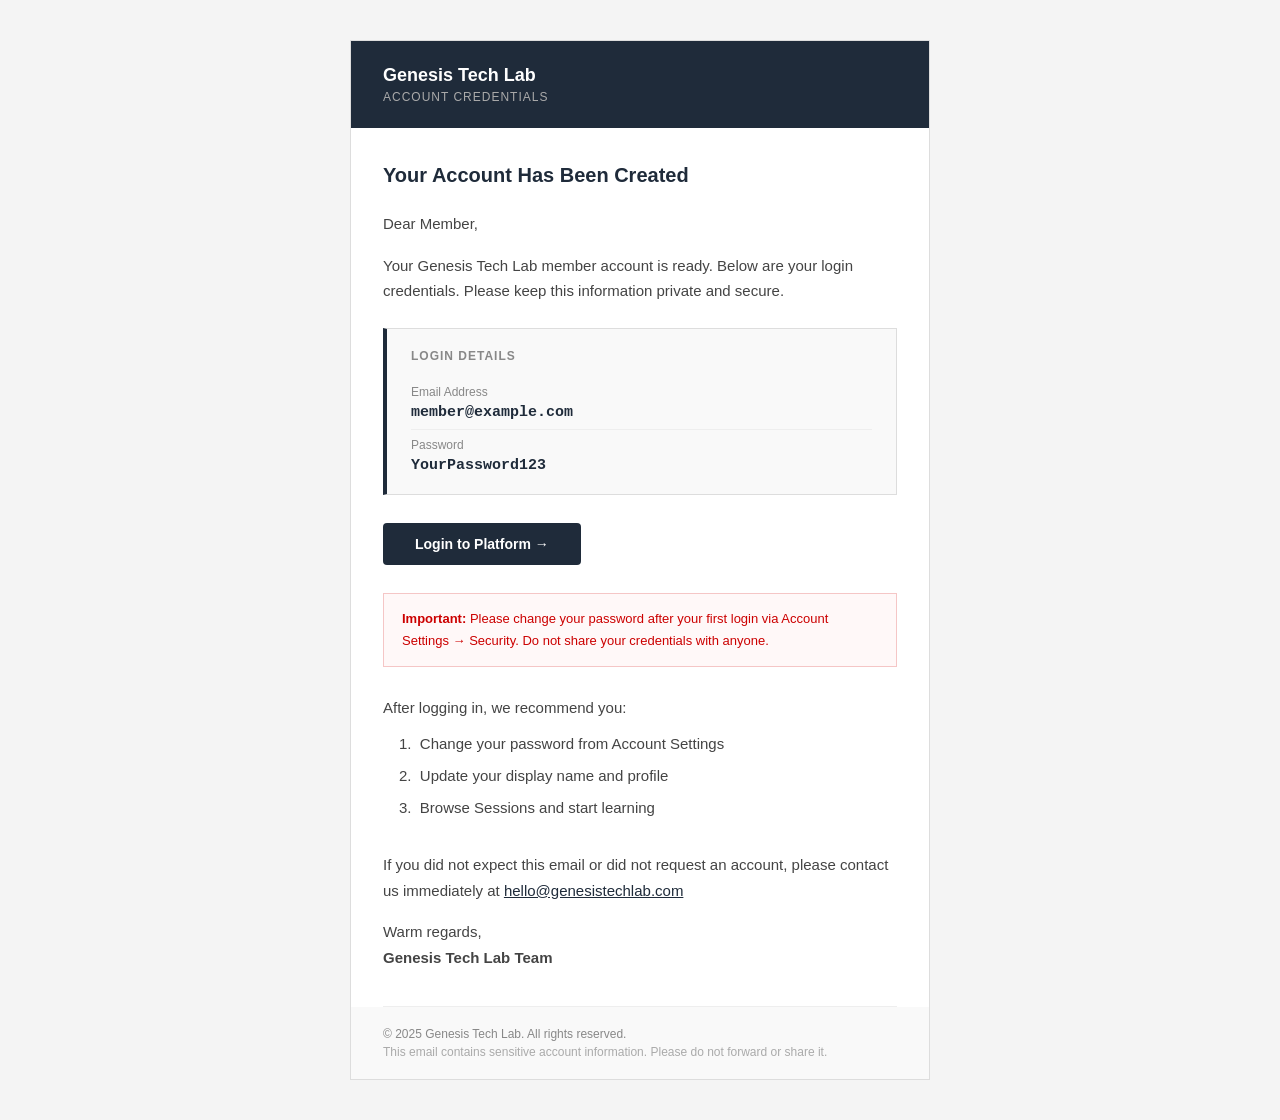
<file: email-credentials.html>
<!DOCTYPE html>
<html lang="en">
<head>
<meta charset="UTF-8"/>
<meta name="viewport" content="width=device-width,initial-scale=1.0"/>
<title>Your Login Credentials — Genesis Tech Lab</title>
</head>
<body style="margin:0;padding:0;background:#f4f4f4;font-family:Arial,sans-serif;font-size:15px;color:#222222">

<table width="100%" cellpadding="0" cellspacing="0" style="background:#f4f4f4;padding:40px 20px">
  <tr>
    <td align="center">
      <table width="580" cellpadding="0" cellspacing="0" style="max-width:580px;width:100%;background:#ffffff;border:1px solid #dddddd">

        <!-- HEADER -->
        <tr>
          <td style="background:#1F2B3A;padding:24px 32px">
            <p style="margin:0;font-size:18px;font-weight:bold;color:#ffffff">Genesis Tech Lab</p>
            <p style="margin:4px 0 0;font-size:12px;color:#aaaaaa;letter-spacing:1px">ACCOUNT CREDENTIALS</p>
          </td>
        </tr>

        <!-- BODY -->
        <tr>
          <td style="padding:36px 32px">

            <p style="margin:0 0 24px;font-size:20px;font-weight:bold;color:#1F2B3A">
              Your Account Has Been Created
            </p>

            <p style="margin:0 0 16px;line-height:1.7;color:#444444">Dear Member,</p>

            <p style="margin:0 0 24px;line-height:1.7;color:#444444">
              Your Genesis Tech Lab member account is ready. Below are your login credentials. Please keep this information private and secure.
            </p>

            <!-- CREDENTIALS BOX -->
            <table width="100%" cellpadding="0" cellspacing="0"
              style="background:#f9f9f9;border:1px solid #dddddd;border-left:4px solid #1F2B3A;margin-bottom:28px">
              <tr>
                <td style="padding:20px 24px">
                  <p style="margin:0 0 14px;font-size:12px;font-weight:bold;letter-spacing:1px;text-transform:uppercase;color:#888888">
                    Login Details
                  </p>
                  <table cellpadding="0" cellspacing="0" width="100%">
                    <tr>
                      <td style="padding:8px 0;border-bottom:1px solid #eeeeee">
                        <span style="font-size:12px;color:#888888;display:block;margin-bottom:3px">Email Address</span>
                        <strong style="font-size:15px;color:#1F2B3A;font-family:Courier New,monospace">
                          member@example.com
                        </strong>
                      </td>
                    </tr>
                    <tr>
                      <td style="padding:8px 0 0">
                        <span style="font-size:12px;color:#888888;display:block;margin-bottom:3px">Password</span>
                        <strong style="font-size:15px;color:#1F2B3A;font-family:Courier New,monospace">
                          YourPassword123
                        </strong>
                      </td>
                    </tr>
                  </table>
                </td>
              </tr>
            </table>

            <!-- LOGIN BUTTON -->
            <table cellpadding="0" cellspacing="0" style="margin-bottom:28px">
              <tr>
                <td style="background:#1F2B3A;border-radius:4px">
                  <a href="https://your-domain.com/login.html"
                    style="display:inline-block;padding:13px 32px;font-size:14px;font-weight:bold;color:#ffffff;text-decoration:none;font-family:Arial,sans-serif">
                    Login to Platform &rarr;
                  </a>
                </td>
              </tr>
            </table>

            <!-- SECURITY NOTE -->
            <table width="100%" cellpadding="0" cellspacing="0" style="margin-bottom:28px">
              <tr>
                <td style="background:#fff8f8;border:1px solid #f5c6c6;padding:14px 18px">
                  <p style="margin:0;font-size:13px;color:#cc0000;line-height:1.7">
                    <strong>Important:</strong> Please change your password after your first login via Account Settings &rarr; Security. Do not share your credentials with anyone.
                  </p>
                </td>
              </tr>
            </table>

            <p style="margin:0 0 8px;line-height:1.7;color:#444444">After logging in, we recommend you:</p>
            <table cellpadding="0" cellspacing="0" style="margin:0 0 28px 16px">
              <tr><td style="padding:4px 0;color:#444444;line-height:1.6">1. &nbsp;Change your password from Account Settings</td></tr>
              <tr><td style="padding:4px 0;color:#444444;line-height:1.6">2. &nbsp;Update your display name and profile</td></tr>
              <tr><td style="padding:4px 0;color:#444444;line-height:1.6">3. &nbsp;Browse Sessions and start learning</td></tr>
            </table>

            <p style="margin:0 0 16px;line-height:1.7;color:#444444">
              If you did not expect this email or did not request an account, please contact us immediately at <a href="mailto:hello@genesistechlab.com" style="color:#1F2B3A">hello@genesistechlab.com</a>
            </p>

            <p style="margin:0;line-height:1.7;color:#444444">
              Warm regards,<br/>
              <strong>Genesis Tech Lab Team</strong>
            </p>

          </td>
        </tr>

        <!-- DIVIDER -->
        <tr>
          <td style="padding:0 32px">
            <div style="height:1px;background:#eeeeee"></div>
          </td>
        </tr>

        <!-- FOOTER -->
        <tr>
          <td style="padding:20px 32px;background:#f9f9f9">
            <p style="margin:0 0 4px;font-size:12px;color:#888888">
              &copy; 2025 Genesis Tech Lab. All rights reserved.
            </p>
            <p style="margin:0;font-size:12px;color:#aaaaaa">
              This email contains sensitive account information. Please do not forward or share it.
            </p>
          </td>
        </tr>

      </table>
    </td>
  </tr>
</table>

</body>
</html>
</file>
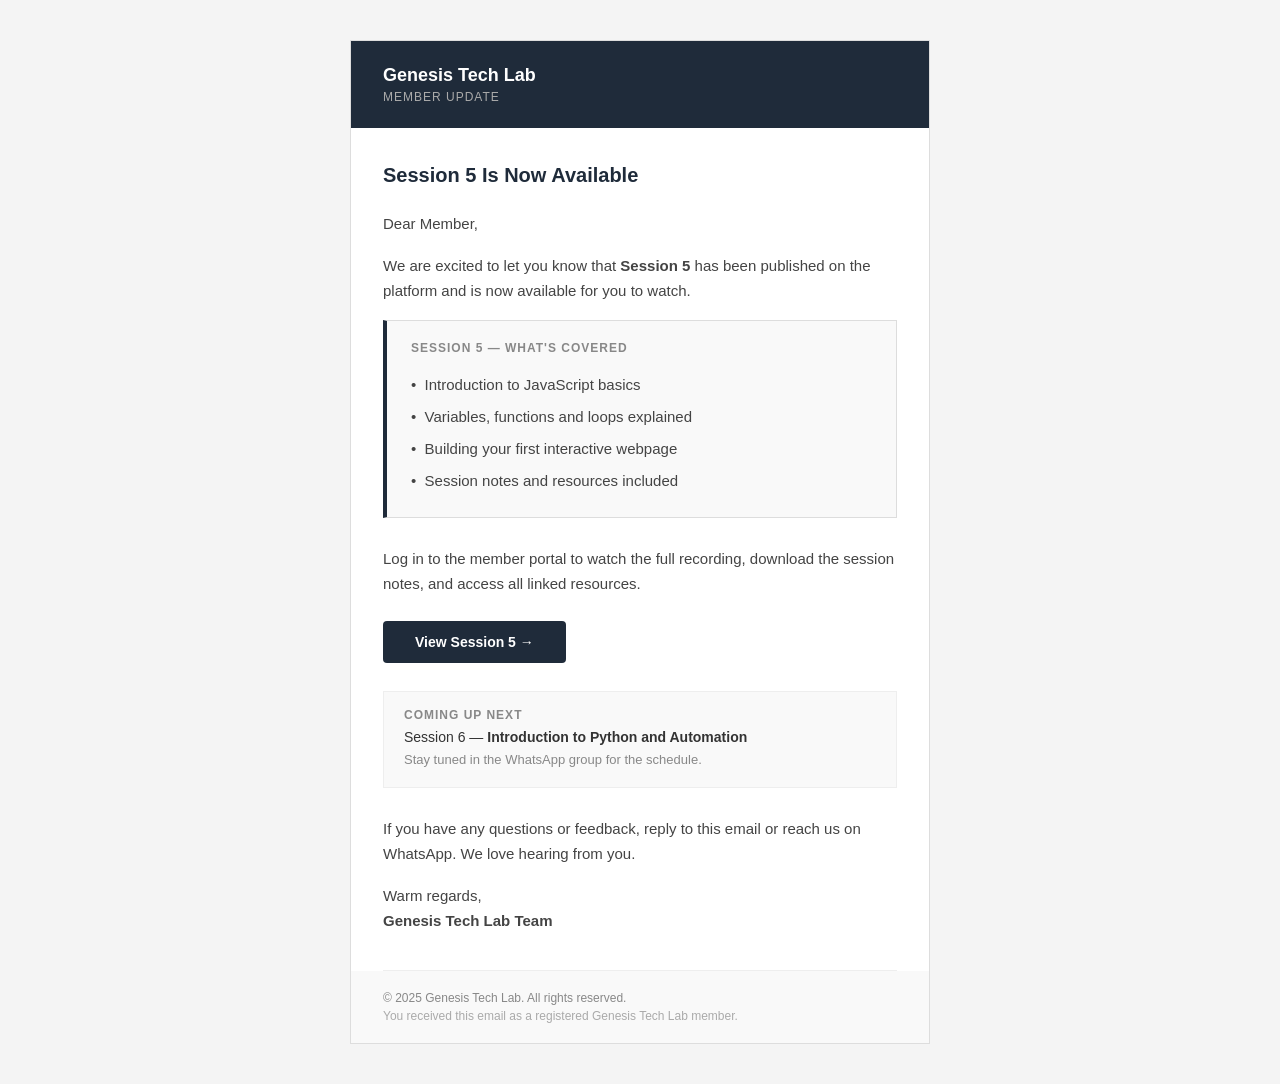
<file: email-update.html>
<!DOCTYPE html>
<html lang="en">
<head>
<meta charset="UTF-8"/>
<meta name="viewport" content="width=device-width,initial-scale=1.0"/>
<title>Community Update — Genesis Tech Lab</title>
</head>
<body style="margin:0;padding:0;background:#f4f4f4;font-family:Arial,sans-serif;font-size:15px;color:#222222">

<table width="100%" cellpadding="0" cellspacing="0" style="background:#f4f4f4;padding:40px 20px">
  <tr>
    <td align="center">
      <table width="580" cellpadding="0" cellspacing="0" style="max-width:580px;width:100%;background:#ffffff;border:1px solid #dddddd">

        <!-- HEADER -->
        <tr>
          <td style="background:#1F2B3A;padding:24px 32px">
            <p style="margin:0;font-size:18px;font-weight:bold;color:#ffffff">Genesis Tech Lab</p>
            <p style="margin:4px 0 0;font-size:12px;color:#aaaaaa;letter-spacing:1px">MEMBER UPDATE</p>
          </td>
        </tr>

        <!-- BODY -->
        <tr>
          <td style="padding:36px 32px">

            <p style="margin:0 0 24px;font-size:20px;font-weight:bold;color:#1F2B3A">
              Session 5 Is Now Available
            </p>

            <p style="margin:0 0 16px;line-height:1.7;color:#444444">Dear Member,</p>

            <p style="margin:0 0 16px;line-height:1.7;color:#444444">
              We are excited to let you know that <strong>Session 5</strong> has been published on the platform and is now available for you to watch.
            </p>

            <!-- UPDATE DETAILS BOX -->
            <table width="100%" cellpadding="0" cellspacing="0"
              style="background:#f9f9f9;border:1px solid #dddddd;border-left:4px solid #1F2B3A;margin-bottom:28px">
              <tr>
                <td style="padding:20px 24px">
                  <p style="margin:0 0 14px;font-size:12px;font-weight:bold;letter-spacing:1px;text-transform:uppercase;color:#888888">
                    Session 5 — What's Covered
                  </p>
                  <table cellpadding="0" cellspacing="0">
                    <tr><td style="padding:4px 0;color:#444444;line-height:1.6">&#8226; &nbsp;Introduction to JavaScript basics</td></tr>
                    <tr><td style="padding:4px 0;color:#444444;line-height:1.6">&#8226; &nbsp;Variables, functions and loops explained</td></tr>
                    <tr><td style="padding:4px 0;color:#444444;line-height:1.6">&#8226; &nbsp;Building your first interactive webpage</td></tr>
                    <tr><td style="padding:4px 0;color:#444444;line-height:1.6">&#8226; &nbsp;Session notes and resources included</td></tr>
                  </table>
                </td>
              </tr>
            </table>

            <p style="margin:0 0 24px;line-height:1.7;color:#444444">
              Log in to the member portal to watch the full recording, download the session notes, and access all linked resources.
            </p>

            <!-- BUTTON -->
            <table cellpadding="0" cellspacing="0" style="margin-bottom:28px">
              <tr>
                <td style="background:#1F2B3A;border-radius:4px">
                  <a href="https://your-domain.com/sessions.html"
                    style="display:inline-block;padding:13px 32px;font-size:14px;font-weight:bold;color:#ffffff;text-decoration:none;font-family:Arial,sans-serif">
                    View Session 5 &rarr;
                  </a>
                </td>
              </tr>
            </table>

            <!-- COMING NEXT -->
            <table width="100%" cellpadding="0" cellspacing="0" style="margin-bottom:28px">
              <tr>
                <td style="background:#f9f9f9;border:1px solid #eeeeee;padding:16px 20px">
                  <p style="margin:0 0 4px;font-size:12px;font-weight:bold;color:#888888;text-transform:uppercase;letter-spacing:1px">Coming Up Next</p>
                  <p style="margin:0;font-size:14px;color:#333333;line-height:1.6">
                    Session 6 — <strong>Introduction to Python and Automation</strong><br/>
                    <span style="font-size:13px;color:#888888">Stay tuned in the WhatsApp group for the schedule.</span>
                  </p>
                </td>
              </tr>
            </table>

            <p style="margin:0 0 16px;line-height:1.7;color:#444444">
              If you have any questions or feedback, reply to this email or reach us on WhatsApp. We love hearing from you.
            </p>

            <p style="margin:0;line-height:1.7;color:#444444">
              Warm regards,<br/>
              <strong>Genesis Tech Lab Team</strong>
            </p>

          </td>
        </tr>

        <!-- DIVIDER -->
        <tr>
          <td style="padding:0 32px">
            <div style="height:1px;background:#eeeeee"></div>
          </td>
        </tr>

        <!-- FOOTER -->
        <tr>
          <td style="padding:20px 32px;background:#f9f9f9">
            <p style="margin:0 0 4px;font-size:12px;color:#888888">
              &copy; 2025 Genesis Tech Lab. All rights reserved.
            </p>
            <p style="margin:0;font-size:12px;color:#aaaaaa">
              You received this email as a registered Genesis Tech Lab member.
            </p>
          </td>
        </tr>

      </table>
    </td>
  </tr>
</table>

</body>
</html>
</file>
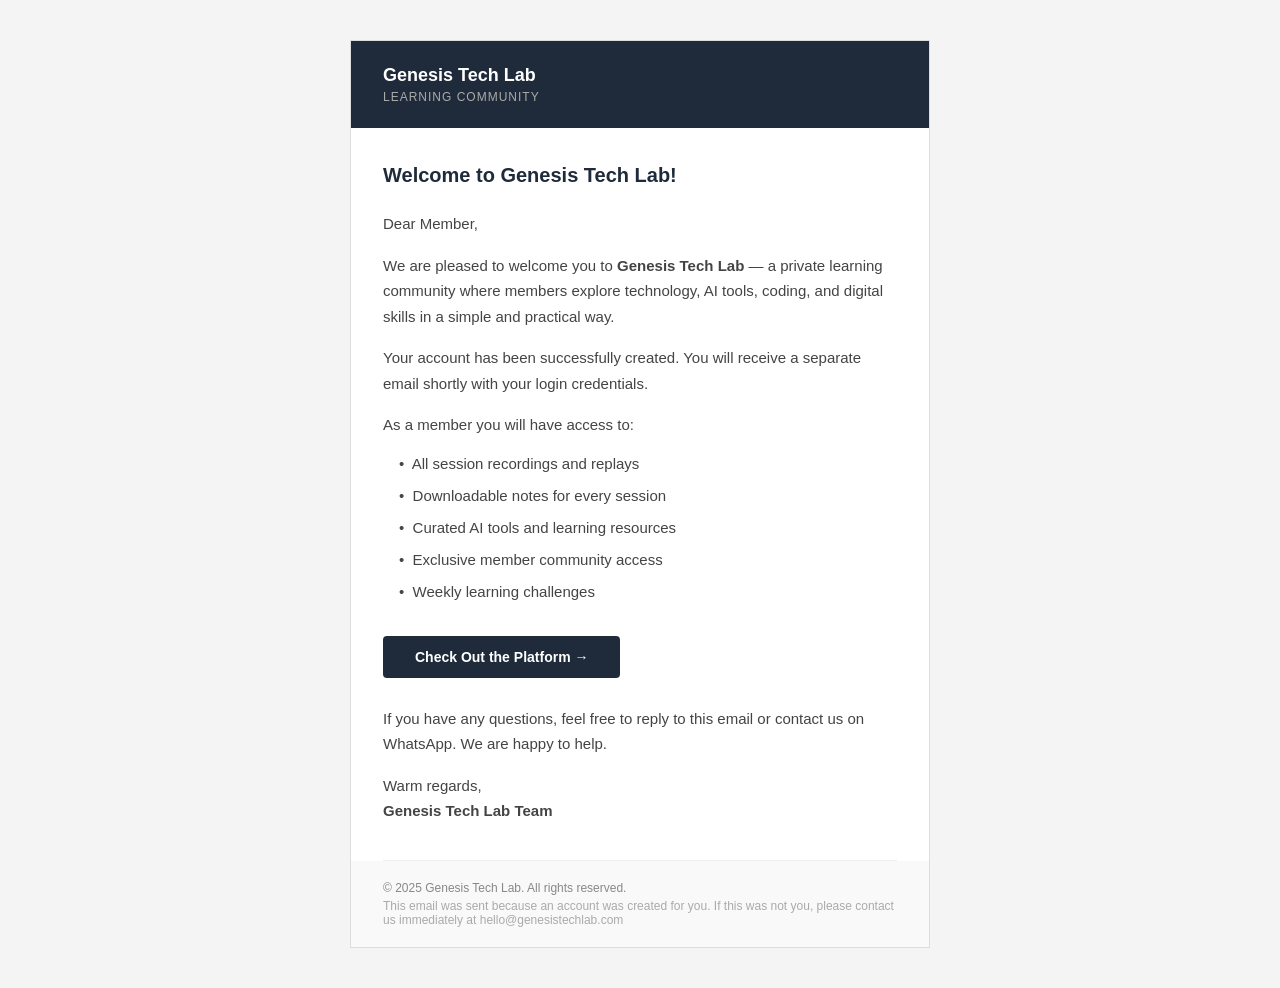
<file: email-welcome.html>
<!DOCTYPE html>
<html lang="en">
<head>
<meta charset="UTF-8"/>
<meta name="viewport" content="width=device-width,initial-scale=1.0"/>
<title>Welcome to Genesis Tech Lab</title>
</head>
<body style="margin:0;padding:0;background:#f4f4f4;font-family:Arial,sans-serif;font-size:15px;color:#222222">

<table width="100%" cellpadding="0" cellspacing="0" style="background:#f4f4f4;padding:40px 20px">
  <tr>
    <td align="center">
      <table width="580" cellpadding="0" cellspacing="0" style="max-width:580px;width:100%;background:#ffffff;border:1px solid #dddddd">

        <!-- HEADER -->
        <tr>
          <td style="background:#1F2B3A;padding:24px 32px">
            <p style="margin:0;font-size:18px;font-weight:bold;color:#ffffff">Genesis Tech Lab</p>
            <p style="margin:4px 0 0;font-size:12px;color:#aaaaaa;letter-spacing:1px">LEARNING COMMUNITY</p>
          </td>
        </tr>

        <!-- BODY -->
        <tr>
          <td style="padding:36px 32px">

            <p style="margin:0 0 24px;font-size:20px;font-weight:bold;color:#1F2B3A">
              Welcome to Genesis Tech Lab!
            </p>

            <p style="margin:0 0 16px;line-height:1.7;color:#444444">Dear Member,</p>

            <p style="margin:0 0 16px;line-height:1.7;color:#444444">
              We are pleased to welcome you to <strong>Genesis Tech Lab</strong> — a private learning community where members explore technology, AI tools, coding, and digital skills in a simple and practical way.
            </p>

            <p style="margin:0 0 16px;line-height:1.7;color:#444444">
              Your account has been successfully created. You will receive a separate email shortly with your login credentials.
            </p>

            <p style="margin:0 0 10px;line-height:1.7;color:#444444">
              As a member you will have access to:
            </p>

            <table cellpadding="0" cellspacing="0" style="margin:0 0 28px 16px">
              <tr><td style="padding:4px 0;color:#444444;line-height:1.6">&#8226; &nbsp;All session recordings and replays</td></tr>
              <tr><td style="padding:4px 0;color:#444444;line-height:1.6">&#8226; &nbsp;Downloadable notes for every session</td></tr>
              <tr><td style="padding:4px 0;color:#444444;line-height:1.6">&#8226; &nbsp;Curated AI tools and learning resources</td></tr>
              <tr><td style="padding:4px 0;color:#444444;line-height:1.6">&#8226; &nbsp;Exclusive member community access</td></tr>
              <tr><td style="padding:4px 0;color:#444444;line-height:1.6">&#8226; &nbsp;Weekly learning challenges</td></tr>
            </table>

            <!-- BUTTON -->
            <table cellpadding="0" cellspacing="0" style="margin-bottom:28px">
              <tr>
                <td style="background:#1F2B3A;border-radius:4px">
                  <a href="https://your-domain.com/index.html"
                    style="display:inline-block;padding:13px 32px;font-size:14px;font-weight:bold;color:#ffffff;text-decoration:none;font-family:Arial,sans-serif">
                    Check Out the Platform &rarr;
                  </a>
                </td>
              </tr>
            </table>

            <p style="margin:0 0 16px;line-height:1.7;color:#444444">
              If you have any questions, feel free to reply to this email or contact us on WhatsApp. We are happy to help.
            </p>

            <p style="margin:0;line-height:1.7;color:#444444">
              Warm regards,<br/>
              <strong>Genesis Tech Lab Team</strong>
            </p>

          </td>
        </tr>

        <!-- DIVIDER -->
        <tr>
          <td style="padding:0 32px">
            <div style="height:1px;background:#eeeeee"></div>
          </td>
        </tr>

        <!-- FOOTER -->
        <tr>
          <td style="padding:20px 32px;background:#f9f9f9">
            <p style="margin:0 0 4px;font-size:12px;color:#888888">
              &copy; 2025 Genesis Tech Lab. All rights reserved.
            </p>
            <p style="margin:0;font-size:12px;color:#aaaaaa">
              This email was sent because an account was created for you. If this was not you, please contact us immediately at hello@genesistechlab.com
            </p>
          </td>
        </tr>

      </table>
    </td>
  </tr>
</table>

</body>
</html>
</file>
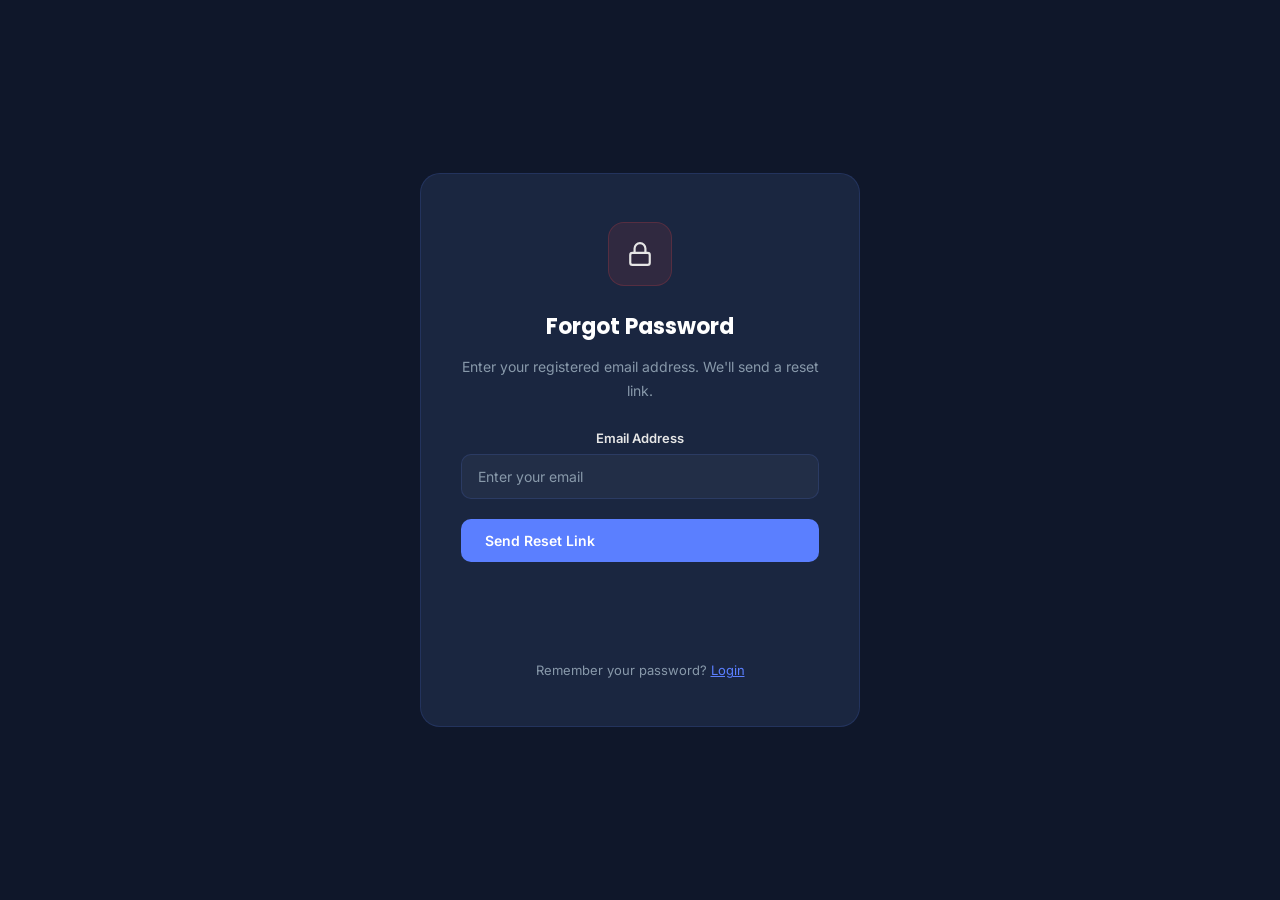
<file: forgotpassword.html>
<!DOCTYPE html>
<html lang="en">

<head>
    <meta charset="UTF-8">
    <meta name="viewport" content="width=device-width, initial-scale=1.0">
    <title>Forgot Password — Genesis Tech Lab</title>

    <!-- Your existing stylesheet -->
    <link rel="stylesheet" href="css/styles.css">

    <link rel="icon" type="image/png" sizes="32x32" href="assets/images/WA Logo.jpg">
    <link rel="icon" type="image/png" sizes="32x32" href="assets/images/WA Logo.jpg">

    <style>
        /* Error animation */

        .error-hidden {
            opacity: 0;
            transform: translateY(-10px);
            pointer-events: none;
        }

        .alert {
            transition: all .35s ease;
        }

        .alert.show {
            opacity: 1;
            transform: translateY(0);
            animation: error-pop .35s ease;
        }

        @keyframes error-pop {
            0% {
                transform: scale(.95);
                opacity: 0;
            }

            60% {
                transform: scale(1.03);
            }

            100% {
                transform: scale(1);
                opacity: 1;
            }
        }
    </style>
</head>

<body>

    <section class="auth-gate">

        <div class="auth-gate-card">

            <div class="auth-gate-icon"><svg xmlns="http://www.w3.org/2000/svg" width="26" height="26"
                    viewBox="0 0 24 24" fill="none" stroke="currentColor" stroke-width="2">
                    <rect x="3" y="11" width="18" height="11" rx="2" />
                    <path d="M7 11V7a5 5 0 0110 0v4" />
                </svg></div>

            <h2 class="auth-gate-title">Forgot Password</h2>

            <p class="auth-gate-text">
                Enter your registered email address. We'll send a reset link.
            </p>

            <form id="reset-form">

                <div class="form-group">
                    <label class="form-label">Email Address</label>
                    <input type="email" class="form-input" placeholder="Enter your email" required>
                </div>

                <button type="submit" class="btn btn-primary" style="width:100%">
                    Send Reset Link
                </button>

            </form>

            <!-- Error Message -->
            <div id="error-message" class="alert alert-error error-hidden" style="margin-top:20px">
                ⚠ Something went wrong. Please contact GTL Support Team.
            </div>

            <p style="margin-top:20px;font-size:13px;color:var(--text-muted)">
                Remember your password?
                <a href="login.html" style="color:var(--accent)">Login</a>
            </p>

        </div>

    </section>

    <script>
        // Demo trigger (remove when connected to backend)
        document.getElementById("reset-form").addEventListener("submit", function (e) {
            e.preventDefault();

            const err = document.getElementById("error-message");

            err.classList.remove("error-hidden");
            err.classList.add("show");
        });
    </script>

</body>

</html>
</file>
<file: css/styles.css>
/* =============================================
   Genesis Tech Lab - Global Styles
   ============================================= */

@import url('https://fonts.googleapis.com/css2?family=Poppins:wght@300;400;500;600;700;800&family=Inter:wght@300;400;500;600&display=swap');

:root {
  --primary: #1F2B3A;
  --secondary: #E6E6E6;
  --accent: #5B7FFF;
  --accent-hover: #4a6ee8;
  --bg: #0F172A;
  --bg-card: #1a2640;
  --bg-card2: #162032;
  --text-main: #E6E6E6;
  --text-muted: #8899aa;
  --border: rgba(91, 127, 255, 0.15);
  --glow: rgba(91, 127, 255, 0.25);
}

*,
*::before,
*::after {
  box-sizing: border-box;
  margin: 0;
  padding: 0;
}

html {
  scroll-behavior: smooth;
}

body {
  font-family: 'Inter', sans-serif;
  background-color: var(--bg);
  color: var(--text-main);
  min-height: 100vh;
  overflow-x: hidden;
}

h1,
h2,
h3,
h4,
h5,
h6 {
  font-family: 'Poppins', sans-serif;
}

/* =============================================
   PAGE LOADER
   ============================================= */
#page-loader {
  position: fixed;
  inset: 0;
  background: var(--bg);
  display: flex;
  flex-direction: column;
  align-items: center;
  justify-content: center;
  z-index: 9999;
  transition: opacity 0.5s ease, visibility 0.5s ease;
}

#page-loader.hidden {
  opacity: 0;
  visibility: hidden;
  pointer-events: none;
}

.loader-logo-wrap {
  width: 90px;
  height: 90px;
  position: relative;
  margin-bottom: 24px;
}

.loader-logo-ring {
  position: absolute;
  inset: 0;
  border-radius: 50%;
  border: 2px solid transparent;
  border-top-color: var(--accent);
  border-right-color: var(--accent);
  animation: spin 1.8s linear infinite;
}

.loader-logo-inner {
  position: absolute;
  inset: 10px;
  background: var(--primary);
  border-radius: 50%;
  display: flex;
  align-items: center;
  justify-content: center;
  font-family: 'Poppins', sans-serif;
  font-weight: 800;
  font-size: 22px;
  color: var(--accent);
  letter-spacing: -1px;
  overflow: hidden;
}

.loader-logo-inner img {
  width: 70%;
  /* Adjust percentage to control logo size */
  height: 70%;
  /* Keeps it proportional */
  object-fit: contain;
  /* Prevents stretching */
}

.loader-text {
  font-family: 'Inter', sans-serif;
  font-size: 13px;
  color: var(--text-muted);
  letter-spacing: 3px;
  text-transform: uppercase;
}

.loader-dots span {
  display: inline-block;
  animation: blink 1.4s infinite;
}

.loader-dots span:nth-child(2) {
  animation-delay: 0.2s;
}

.loader-dots span:nth-child(3) {
  animation-delay: 0.4s;
}

@keyframes spin {
  to {
    transform: rotate(360deg);
  }
}

@keyframes blink {

  0%,
  80%,
  100% {
    opacity: 0;
  }

  40% {
    opacity: 1;
  }
}

/* =============================================
   NAVBAR
   ============================================= */
.navbar {
  position: fixed;
  top: 0;
  left: 0;
  right: 0;
  z-index: 1000;
  background: rgba(15, 23, 42, 0.85);
  backdrop-filter: blur(16px);
  -webkit-backdrop-filter: blur(16px);
  border-bottom: 1px solid var(--border);
  transition: background 0.3s ease;
}

.navbar-inner {
  max-width: 1200px;
  margin: 0 auto;
  padding: 0 24px;
  height: 68px;
  display: flex;
  align-items: center;
  justify-content: space-between;
  gap: 24px;
}

.nav-brand {
  display: flex;
  align-items: center;
  gap: 10px;
  text-decoration: none;
}

/* .nav-logo-mark {
  width: 38px;
  height: 38px;
  background: linear-gradient(135deg, var(--accent) 0%, #7c5cfc 100%);
  border-radius: 10px;
  display: flex;
  align-items: center;
  justify-content: center;
  font-family: 'Poppins', sans-serif;
  font-weight: 800;
  font-size: 14px;
  color: #fff;
  letter-spacing: -0.5px;
  flex-shrink: 0;
   overflow: hidden; 
  padding: 6px;   
} */
.nav-logo-mark {
  width: 38px;
  height: 38px;
  /* This creates the background behind transparent logos */
  /* background: linear-gradient(135deg, var(--accent) 0%, #7c5cfc 100%); */
  /* border-radius: 10px; */

  /* Ensures the image fills the square and stays centered */
  object-fit: cover;

  /* Optional: adds a tiny border if the image is very dark */
  /* border: 1px solid rgba(255,255,255,0.1); */

  flex-shrink: 0;
  display: block;
}

.nav-logo-mark img {
  width: 100%;
  height: 100%;
  object-fit: contain;
  /* Keeps the logo's aspect ratio without stretching */
}

.nav-brand-name {
  font-family: 'Poppins', sans-serif;
  font-weight: 700;
  font-size: 15px;
  color: var(--text-main);
  line-height: 1.2;
}

.nav-brand-name span {
  display: block;
  font-weight: 400;
  font-size: 11px;
  color: var(--text-muted);
  letter-spacing: 1px;
}

.nav-links {
  display: flex;
  align-items: center;
  gap: 6px;
  list-style: none;
}

.nav-links a {
  font-family: 'Inter', sans-serif;
  font-size: 14px;
  font-weight: 500;
  color: var(--text-muted);
  text-decoration: none;
  padding: 7px 14px;
  border-radius: 8px;
  transition: color 0.2s, background 0.2s;
}

.nav-links a:hover,
.nav-links a.active {
  color: var(--text-main);
  background: rgba(91, 127, 255, 0.1);
}

.nav-links a.active {
  color: var(--accent);
}

.btn-login-nav {
  background: var(--accent);
  color: #fff !important;
  padding: 8px 20px !important;
  border-radius: 8px !important;
  font-weight: 600 !important;
  transition: background 0.2s, transform 0.2s !important;
}

.btn-login-nav:hover {
  background: var(--accent-hover) !important;
  transform: translateY(-1px) !important;
}

.nav-user-chip {
  display: flex;
  align-items: center;
  gap: 8px;
  background: rgba(91, 127, 255, 0.1);
  border: 1px solid var(--border);
  border-radius: 40px;
  padding: 5px 14px 5px 5px;
}

.nav-user-avatar {
  width: 28px;
  height: 28px;
  background: linear-gradient(135deg, var(--accent), #7c5cfc);
  border-radius: 50%;
  display: flex;
  align-items: center;
  justify-content: center;
  font-size: 11px;
  font-weight: 700;
  color: #fff;
}

.nav-user-name {
  font-size: 13px;
  font-weight: 500;
  color: var(--text-main);
}

.btn-logout {
  background: none;
  border: none;
  cursor: pointer;
  font-size: 12px;
  color: var(--text-muted);
  font-family: 'Inter', sans-serif;
  transition: color 0.2s;
  padding: 0;
}

.btn-logout:hover {
  color: #ff6b6b;
}

.hamburger {
  display: none;
  flex-direction: column;
  gap: 5px;
  cursor: pointer;
  background: none;
  border: none;
  padding: 4px;
}

.hamburger span {
  display: block;
  width: 22px;
  height: 2px;
  background: var(--text-main);
  border-radius: 2px;
  transition: all 0.3s;
}

/* =============================================
   MOBILE NAV
   ============================================= */
.mobile-nav {
  display: none;
  position: fixed;
  top: 68px;
  left: 0;
  right: 0;
  background: rgba(15, 23, 42, 0.97);
  backdrop-filter: blur(16px);
  border-bottom: 1px solid var(--border);
  z-index: 999;
  padding: 16px 24px;
  flex-direction: column;
  gap: 4px;
}

.mobile-nav.open {
  display: flex;
}

.mobile-nav a {
  font-size: 15px;
  color: var(--text-muted);
  text-decoration: none;
  padding: 12px 16px;
  border-radius: 8px;
  font-weight: 500;
  transition: color 0.2s, background 0.2s;
}

.mobile-nav a:hover,
.mobile-nav a.active {
  color: var(--accent);
  background: rgba(91, 127, 255, 0.08);
}

/* =============================================
   MAIN CONTENT PADDING
   ============================================= */
.page-main {
  padding-top: 68px;
}

/* =============================================
   HERO SECTION
   ============================================= */
/* .hero {
  min-height: calc(100vh - 68px);
  display: flex;
  align-items: center;
  position: relative;
  overflow: hidden;
}

.hero-bg {
  position: absolute;
  inset: 0;
  background:
    radial-gradient(ellipse 80% 60% at 20% 40%, rgba(91, 127, 255, 0.12) 0%, transparent 60%),
    radial-gradient(ellipse 60% 80% at 80% 80%, rgba(124, 92, 252, 0.08) 0%, transparent 60%);
}

.hero-grid {
  position: absolute;
  inset: 0;
  background-image:
    linear-gradient(rgba(91, 127, 255, 0.04) 1px, transparent 1px),
    linear-gradient(90deg, rgba(91, 127, 255, 0.04) 1px, transparent 1px);
  background-size: 60px 60px;
}

.hero-inner {
  width: 92%;
  max-width: 1300px;
  margin: 0 auto;
  padding: 80px 40px;
  position: relative;
  z-index: 1;
}

.hero-badge {
  display: inline-flex;
  align-items: center;
  gap: 8px;
  background: rgba(91, 127, 255, 0.1);
  border: 1px solid rgba(91, 127, 255, 0.2);
  border-radius: 40px;
  padding: 6px 16px;
  font-size: 12px;
  font-weight: 600;
  color: var(--accent);
  letter-spacing: 1.5px;
  text-transform: uppercase;
  margin-bottom: 28px;
}

.hero-badge::before {
  content: '';
  width: 6px;
  height: 6px;
  background: var(--accent);
  border-radius: 50%;
  animation: pulse-dot 2s infinite;
}

@keyframes pulse-dot {

  0%,
  100% {
    opacity: 1;
    transform: scale(1);
  }

  50% {
    opacity: 0.5;
    transform: scale(0.8);
  }
}

.hero-title {
  font-family: 'Poppins', sans-serif;
  font-size: clamp(42px, 7vw, 80px);
  font-weight: 800;
  line-height: 1.05;
  color: #fff;
  margin-bottom: 12px;
}

.hero-title .accent-text {
  font-family: 'Poppins', sans-serif;
  font-weight: 400;
  background: linear-gradient(135deg, var(--accent) 0%, #a78bfa 100%);
  -webkit-background-clip: text;
  -webkit-text-fill-color: transparent;
  background-clip: text;
}

.hero-tagline {
  font-family: 'Poppins', sans-serif;
  font-size: clamp(16px, 2.5vw, 22px);
  font-weight: 400;
  color: var(--text-muted);
  margin-bottom: 24px;
  max-width: 560px;
}

.hero-desc {
  font-size: 15px;
  line-height: 1.8;
  color: var(--text-muted);
  max-width: 520px;
  margin-bottom: 40px;
}

.hero-actions {
  display: flex;
  gap: 12px;
  flex-wrap: wrap;
} */

/* =============================================
   HERO SECTION
   ============================================= */
.hero {
  min-height: calc(100vh - 68px);
  display: flex;
  align-items: center;
  position: relative;
  overflow: hidden;
  background-color: #0f172a; /* Fallback dark bg */
}

/* Background Effects */
.hero-bg {
  position: absolute;
  inset: 0;
  background:
    radial-gradient(ellipse 80% 60% at 20% 40%, rgba(91, 127, 255, 0.12) 0%, transparent 60%),
    radial-gradient(ellipse 60% 80% at 80% 80%, rgba(124, 92, 252, 0.08) 0%, transparent 60%);
}

.hero-grid {
  position: absolute;
  inset: 0;
  background-image:
    linear-gradient(rgba(91, 127, 255, 0.04) 1px, transparent 1px),
    linear-gradient(90deg, rgba(91, 127, 255, 0.04) 1px, transparent 1px);
  background-size: 60px 60px;
}

/* Main Container */
.hero-inner {
  width: 92%;
  max-width: 1300px;
  margin: 0 auto;
  padding: 80px 40px;
  position: relative;
  z-index: 1;
  /* Flex Layout */
  display: flex;
  flex-wrap: wrap; /* Critical for stats-row to wrap to bottom */
  align-items: center;
  justify-content: space-between;
  gap: 40px;
}

/* Left side content */
.hero-content {
  flex: 1;
  min-width: 300px;
  max-width: 650px;
}

/* Right side visual */
.hero-visual {
  flex: 1;
  display: flex;
  justify-content: center;
  align-items: center;
  min-width: 300px;
}

.hero-visual img {
  max-width: 80%; /* Adjust size as needed */
  height: auto;
  filter: drop-shadow(0 0 30px rgba(91, 127, 255, 0.3));
  animation: float 6s ease-in-out infinite;
}

/* Typography & Elements */
.hero-badge {
  display: inline-flex;
  align-items: center;
  gap: 8px;
  background: rgba(91, 127, 255, 0.1);
  border: 1px solid rgba(91, 127, 255, 0.2);
  border-radius: 40px;
  padding: 6px 16px;
  font-size: 12px;
  font-weight: 600;
  color: #5b7fff; /* Fallback for var(--accent) */
  letter-spacing: 1.5px;
  text-transform: uppercase;
  margin-bottom: 28px;
}

.hero-title {
  font-family: 'Poppins', sans-serif;
  font-size: clamp(40px, 6vw, 72px);
  font-weight: 800;
  line-height: 1.1;
  color: #fff;
  margin-bottom: 20px;
}

.hero-title .accent-text {
  background: linear-gradient(135deg, #5b7fff 0%, #a78bfa 100%);
  -webkit-background-clip: text;
  -webkit-text-fill-color: transparent;
  background-clip: text;
  font-weight: 700;
}

.hero-tagline {
  font-size: clamp(16px, 2vw, 20px);
  color: #94a3b8; /* Fallback for var(--text-muted) */
  margin-bottom: 24px;
}

.hero-desc {
  font-size: 15px;
  line-height: 1.8;
  color: #94a3b8;
  max-width: 520px;
  margin-bottom: 40px;
}

.hero-actions {
  display: flex;
  gap: 16px;
  flex-wrap: wrap;
}
/* =============================================
   BUTTONS
   ============================================= */
.btn {
  display: inline-flex;
  align-items: center;
  gap: 8px;
  font-family: 'Inter', sans-serif;
  font-weight: 600;
  font-size: 14px;
  border: none;
  border-radius: 10px;
  cursor: pointer;
  text-decoration: none;
  transition: all 0.2s ease;
  padding: 13px 24px;
  white-space: nowrap;
}

.btn-primary {
  background: var(--accent);
  color: #fff;
}

.btn-primary:hover {
  background: var(--accent-hover);
  transform: translateY(-2px);
  box-shadow: 0 8px 24px rgba(91, 127, 255, 0.35);
}

.btn-outline {
  background: transparent;
  color: var(--text-main);
  border: 1px solid var(--border);
}

.btn-outline:hover {
  border-color: var(--accent);
  color: var(--accent);
  transform: translateY(-2px);
}

.btn-whatsapp {
  background: #25D366;
  color: #fff;
}

.btn-whatsapp:hover {
  background: #1fb855;
  transform: translateY(-2px);
  box-shadow: 0 8px 24px rgba(37, 211, 102, 0.3);
}

.btn-sm {
  padding: 8px 16px;
  font-size: 13px;
  border-radius: 8px;
}

.btn-danger {
  background: rgba(239, 68, 68, 0.1);
  color: #ef4444;
  border: 1px solid rgba(239, 68, 68, 0.2);
}

.btn-danger:hover {
  background: rgba(239, 68, 68, 0.2);
}

/* =============================================
   SECTIONS
   ============================================= */
.section {
  padding: 80px 0;
}

.section-inner {
  max-width: 1200px;
  margin: 0 auto;
  padding: 0 24px;
}

.section-label {
  font-size: 11px;
  font-weight: 700;
  letter-spacing: 3px;
  text-transform: uppercase;
  color: var(--accent);
  margin-bottom: 12px;
}

.section-title {
  font-family: 'Poppins', sans-serif;
  font-size: clamp(28px, 4vw, 42px);
  font-weight: 700;
  color: #fff;
  margin-bottom: 16px;
}

.section-subtitle {
  font-size: 15px;
  color: var(--text-muted);
  line-height: 1.7;
  max-width: 560px;
}

.divider {
  height: 1px;
  background: var(--border);
  margin: 0;
}

/* =============================================
   CARDS
   ============================================= */
.card {
  background: var(--bg-card);
  border: 1px solid var(--border);
  border-radius: 16px;
  padding: 28px;
  transition: border-color 0.2s, transform 0.2s, box-shadow 0.2s;
}

.card:hover {
  border-color: rgba(91, 127, 255, 0.3);
  transform: translateY(-3px);
  box-shadow: 0 12px 40px rgba(0, 0, 0, 0.3);
}

.session-card {
  background: var(--bg-card2);
  border: 1px solid var(--border);
  border-radius: 16px;
  padding: 28px;
  transition: all 0.25s ease;
  position: relative;
  overflow: hidden;
}

.session-card::before {
  content: '';
  position: absolute;
  top: 0;
  left: 0;
  right: 0;
  height: 3px;
  background: linear-gradient(90deg, var(--accent), #7c5cfc);
  opacity: 0;
  transition: opacity 0.2s;
}

.session-card:hover {
  border-color: rgba(91, 127, 255, 0.3);
  transform: translateY(-4px);
  box-shadow: 0 16px 48px rgba(0, 0, 0, 0.35);
}

.session-card:hover::before {
  opacity: 1;
}

.session-num {
  font-size: 11px;
  font-weight: 700;
  letter-spacing: 2px;
  text-transform: uppercase;
  color: var(--accent);
  margin-bottom: 10px;
}

.session-title {
  font-family: 'Poppins', sans-serif;
  font-size: 18px;
  font-weight: 600;
  color: #fff;
  margin-bottom: 10px;
  line-height: 1.3;
}

.session-desc {
  font-size: 13px;
  color: var(--text-muted);
  line-height: 1.65;
  margin-bottom: 20px;
}

.session-actions {
  display: flex;
  gap: 8px;
  flex-wrap: wrap;
}

/* =============================================
   FEATURES GRID
   ============================================= */
.features-grid {
  display: grid;
  grid-template-columns: repeat(auto-fit, minmax(260px, 1fr));
  gap: 20px;
  margin-top: 48px;
}

.feature-card {
  background: var(--bg-card2);
  border: 1px solid var(--border);
  border-radius: 16px;
  padding: 28px;
  transition: all 0.2s;
}

.feature-card:hover {
  border-color: rgba(91, 127, 255, 0.25);
  transform: translateY(-3px);
}

.feature-icon {
  width: 48px;
  height: 48px;
  background: rgba(91, 127, 255, 0.12);
  border-radius: 12px;
  display: flex;
  align-items: center;
  justify-content: center;
  margin-bottom: 18px;
  font-size: 22px;
}

.feature-title {
  font-family: 'Poppins', sans-serif;
  font-size: 16px;
  font-weight: 600;
  color: #fff;
  margin-bottom: 8px;
}

.feature-desc {
  font-size: 13px;
  color: var(--text-muted);
  line-height: 1.65;
}

.feature-icon svg {
  width: 22px;
  height: 22px;
  stroke: var(--accent);
}

.rule-icon svg {
  width: 20px;
  height: 20px;
  stroke: var(--accent);
}

.resource-icon i{
font-size:20px;
color:#fff;
}

/* =============================================
   RESOURCE CARDS
   ============================================= */
.resource-grid {
  display: grid;
  grid-template-columns: repeat(auto-fill, minmax(200px, 1fr));
  gap: 16px;
}

.resource-item {
  background: var(--bg-card2);
  border: 1px solid var(--border);
  border-radius: 12px;
  padding: 20px;
  display: flex;
  align-items: center;
  gap: 14px;
  text-decoration: none;
  transition: all 0.2s;
}

.resource-item:hover {
  border-color: var(--accent);
  transform: translateY(-2px);
  box-shadow: 0 8px 24px rgba(91, 127, 255, 0.15);
}

.resource-icon {
  width: 40px;
  height: 40px;
  background: rgba(91, 127, 255, 0.1);
  border-radius: 10px;
  display: flex;
  align-items: center;
  justify-content: center;
  font-size: 18px;
  flex-shrink: 0;
}

.resource-name {
  font-size: 14px;
  font-weight: 600;
  color: var(--text-main);
}

.resource-type {
  font-size: 11px;
  color: var(--text-muted);
  margin-top: 2px;
}

/* =============================================
   STATS ROW
   ============================================= */
/* .stats-row {
  display: flex;
  gap: 40px;
  flex-wrap: wrap;
  margin-top: 60px;
  padding-top: 40px;
  border-top: 1px solid var(--border);
}



.stat-num {
  font-family: 'Poppins', sans-serif;
  font-size: 36px;
  font-weight: 800;
  color: var(--accent);
  line-height: 1;
}

.stat-label {
  font-size: 13px;
  color: var(--text-muted);
  margin-top: 4px;
}

.feature-icon svg {
  width: 22px;
  height: 22px;
  stroke: var(--accent);
}

.feature-icon {
  width: 48px;
  height: 48px;
  background: rgba(91, 127, 255, 0.12);
  border: 1px solid rgba(91, 127, 255, 0.2);
  border-radius: 12px;
  display: flex;
  align-items: center;
  justify-content: center;
} */
/* =============================================
   STATS ROW
   ============================================= */
.stats-row {
  width: 100%; /* Forces the row to start on a new line below content/visual */
  display: flex;
  gap: 60px;
  flex-wrap: wrap;
  margin-top: 80px;
  padding-top: 40px;
  border-top: 1px solid rgba(255, 255, 255, 0.1);
}

.stat-item {
  display: flex;
  flex-direction: column;
}

.stat-num {
  font-family: 'Poppins', sans-serif;
  font-size: 36px;
  font-weight: 800;
  color: #5b7fff;
  line-height: 1;
}

.stat-label {
  font-size: 13px;
  color: #94a3b8;
  margin-top: 8px;
  text-transform: uppercase;
  letter-spacing: 1px;
}

/* Animations */
@keyframes float {
  0%, 100% { transform: translateY(0); }
  50% { transform: translateY(-20px); }
}

/* Responsive fix */
@media (max-width: 992px) {
  .hero-inner {
    flex-direction: column;
    text-align: center;
    padding: 60px 20px;
  }
  .hero-actions {
    justify-content: center;
  }
  .stats-row {
    justify-content: center;
    gap: 30px;
  }
}
/* =============================================
   FOOTER
   ============================================= */
.footer {
  background: var(--primary);
  border-top: 1px solid var(--border);
  padding: 48px 0 28px;
}

.footer-inner {
  max-width: 1200px;
  margin: 0 auto;
  padding: 0 24px;
}

.footer-grid {
  display: grid;
  grid-template-columns: 1.5fr 1fr 1fr 1fr;
  gap: 48px;
  margin-bottom: 48px;
}

.footer-brand p {
  font-size: 13px;
  color: var(--text-muted);
  line-height: 1.7;
  margin-top: 14px;
  max-width: 260px;
}

.footer-col h4 {
  font-family: 'Poppins', sans-serif;
  font-size: 13px;
  font-weight: 600;
  color: #fff;
  margin-bottom: 16px;
  letter-spacing: 0.5px;
}

.footer-col ul {
  list-style: none;
}

.footer-col ul li {
  margin-bottom: 10px;
}

.footer-col ul li a {
  font-size: 13px;
  color: var(--text-muted);
  text-decoration: none;
  transition: color 0.2s;
}

.footer-col ul li a:hover {
  color: var(--accent);
}

.social-links {
  display: flex;
  gap: 10px;
  margin-top: 20px;
}

.social-link {
  width: 36px;
  height: 36px;
  background: rgba(255, 255, 255, 0.05);
  border: 1px solid var(--border);
  border-radius: 8px;
  display: flex;
  align-items: center;
  justify-content: center;
  transition: all 0.2s;
  text-decoration: none;
}

.social-link:hover {
  background: var(--accent);
  border-color: var(--accent);
}

.social-link svg {
  width: 16px;
  height: 16px;
  fill: var(--text-muted);
  transition: fill 0.2s;
}

.social-link:hover svg {
  fill: #fff;
}

.footer-bottom {
  border-top: 1px solid var(--border);
  padding-top: 24px;
  display: flex;
  align-items: center;
  justify-content: space-between;
  flex-wrap: wrap;
  gap: 12px;
}

.footer-bottom p {
  font-size: 12px;
  color: var(--text-muted);
}

/* =============================================
   FORMS
   ============================================= */
.form-group {
  margin-bottom: 20px;
}

.form-label {
  display: block;
  font-size: 13px;
  font-weight: 600;
  color: var(--text-main);
  margin-bottom: 8px;
}

.form-input {
  width: 100%;
  background: rgba(255, 255, 255, 0.04);
  border: 1px solid var(--border);
  border-radius: 10px;
  padding: 13px 16px;
  font-size: 14px;
  color: var(--text-main);
  font-family: 'Inter', sans-serif;
  transition: border-color 0.2s, box-shadow 0.2s;
  outline: none;
}

.form-input::placeholder {
  color: var(--text-muted);
}

.form-input:focus {
  border-color: var(--accent);
  box-shadow: 0 0 0 3px rgba(91, 127, 255, 0.12);
}

textarea.form-input {
  resize: vertical;
  min-height: 120px;
}

/* =============================================
   ALERTS
   ============================================= */
.alert {
  padding: 13px 16px;
  border-radius: 10px;
  font-size: 13px;
  font-weight: 500;
  margin-bottom: 20px;
  display: flex;
  align-items: center;
  gap: 8px;
}

.alert-error {
  background: rgba(239, 68, 68, 0.1);
  border: 1px solid rgba(239, 68, 68, 0.25);
  color: #fca5a5;
}

.alert-success {
  background: rgba(34, 197, 94, 0.1);
  border: 1px solid rgba(34, 197, 94, 0.25);
  color: #86efac;
}

.alert-info {
  background: rgba(91, 127, 255, 0.1);
  border: 1px solid rgba(91, 127, 255, 0.2);
  color: #93c5fd;
}

/* =============================================
   AUTH GATE
   ============================================= */
.auth-gate {
  min-height: 100vh;
  display: flex;
  align-items: center;
  justify-content: center;
  background: var(--bg);
  padding: 24px;
}

.auth-gate-card {
  background: var(--bg-card);
  border: 1px solid var(--border);
  border-radius: 20px;
  padding: 48px 40px;
  max-width: 440px;
  width: 100%;
  text-align: center;
}

.auth-gate-icon {
  width: 64px;
  height: 64px;
  background: rgba(239, 68, 68, 0.1);
  border: 1px solid rgba(239, 68, 68, 0.2);
  border-radius: 16px;
  display: flex;
  align-items: center;
  justify-content: center;
  margin: 0 auto 24px;
  font-size: 28px;
}

.auth-gate-title {
  font-family: 'Poppins', sans-serif;
  font-size: 22px;
  font-weight: 700;
  color: #fff;
  margin-bottom: 12px;
}

.auth-gate-text {
  font-size: 14px;
  color: var(--text-muted);
  line-height: 1.7;
  margin-bottom: 28px;
}

/* =============================================
   LOGIN PAGE
   ============================================= */
.login-page {
  min-height: 100vh;
  display: flex;
  background: var(--bg);
  position: relative;
  overflow: hidden;
}

.login-bg {
  position: absolute;
  inset: 0;
  background: radial-gradient(ellipse 70% 70% at 30% 50%, rgba(91, 127, 255, 0.1) 0%, transparent 60%);
}

.login-left {
  flex: 1;
  display: flex;
  align-items: center;
  justify-content: center;
  padding: 60px 48px;
  position: relative;
}

.login-right {
  flex: 1;
  background: var(--primary);
  display: flex;
  align-items: center;
  justify-content: center;
  padding: 60px 48px;
}

.login-card {
  background: var(--bg-card);
  border: 1px solid var(--border);
  border-radius: 20px;
  padding: 48px 40px;
  width: 100%;
  max-width: 420px;
}

.login-logo-mark {
  width: 38px;
  height: 38px;
  /* This creates the background behind transparent logos */
  /* background: linear-gradient(135deg, var(--accent) 0%, #7c5cfc 100%); */
  /* border-radius: 10px; */

  /* Ensures the image fills the square and stays centered */
  object-fit: cover;

  /* Optional: adds a tiny border if the image is very dark */
  /* border: 1px solid rgba(255,255,255,0.1); */

  flex-shrink: 0;
  display: block;
}

.login-logo-mark img {
  width: 100%;
  height: 100%;
  object-fit: contain;
  /* Keeps the logo's aspect ratio without stretching */
}

.login-logo {
  display: flex;
  align-items: center;
  gap: 12px;
  margin-bottom: 32px;
}

/* .login-logo-mark {
  width: 44px;
  height: 44px;
  background: linear-gradient(135deg, var(--accent), #7c5cfc);
  border-radius: 12px;
  display: flex;
  align-items: center;
  justify-content: center;
  font-family: 'Poppins', sans-serif;
  font-weight: 800;
  font-size: 16px;
  color: #fff;
} */

.login-title {
  font-family: 'Poppins', sans-serif;
  font-size: 26px;
  font-weight: 700;
  color: #fff;
  margin-bottom: 8px;
}

.login-sub {
  font-size: 14px;
  color: var(--text-muted);
  margin-bottom: 32px;
}

.login-promo {
  max-width: 420px;
}

.login-promo h2 {
  font-family: 'Poppins', sans-serif;
  font-size: 32px;
  font-weight: 700;
  color: #fff;
  margin-bottom: 16px;
  line-height: 1.3;
}

.login-promo p {
  font-size: 15px;
  color: var(--text-muted);
  line-height: 1.7;
  margin-bottom: 36px;
}

.promo-features {
  display: flex;
  flex-direction: column;
  gap: 14px;
}

.promo-feature {
  display: flex;
  align-items: center;
  gap: 12px;
  font-size: 14px;
  color: var(--text-muted);
}

.promo-feature-dot {
  width: 8px;
  height: 8px;
  background: var(--accent);
  border-radius: 50%;
  flex-shrink: 0;
}

/* =============================================
   ADMIN DASHBOARD
   ============================================= */
.admin-layout {
  display: flex;
  min-height: 100vh;
}

.admin-sidebar {
  width: 260px;
  background: var(--primary);
  border-right: 1px solid var(--border);
  padding: 24px 0;
  flex-shrink: 0;
  position: fixed;
  top: 0;
  left: 0;
  bottom: 0;
  overflow-y: auto;
}

.admin-sidebar-brand {
  padding: 0 24px 24px;
  border-bottom: 1px solid var(--border);
  margin-bottom: 16px;
}

.admin-nav-item {
  display: flex;
  align-items: center;
  gap: 10px;
  padding: 10px 24px;
  font-size: 14px;
  color: var(--text-muted);
  text-decoration: none;
  font-weight: 500;
  transition: all 0.2s;
  cursor: pointer;
  border: none;
  background: none;
  width: 100%;
  font-family: 'Inter', sans-serif;
}

.admin-nav-item:hover,
.admin-nav-item.active {
  color: var(--accent);
  background: rgba(91, 127, 255, 0.08);
}

.admin-nav-icon {
  font-size: 16px;
  width: 20px;
  text-align: center;
}

.admin-main {
  margin-left: 260px;
  flex: 1;
  padding: 32px;
  background: var(--bg);
  min-height: 100vh;
}

.admin-header {
  display: flex;
  align-items: center;
  justify-content: space-between;
  margin-bottom: 32px;
}

.admin-section {
  display: none;
}

.admin-section.active {
  display: block;
}

.admin-table {
  width: 100%;
  border-collapse: collapse;
  font-size: 14px;
}

.admin-table th {
  text-align: left;
  padding: 12px 16px;
  font-size: 12px;
  font-weight: 600;
  letter-spacing: 1px;
  text-transform: uppercase;
  color: var(--text-muted);
  border-bottom: 1px solid var(--border);
}

.admin-table td {
  padding: 14px 16px;
  border-bottom: 1px solid rgba(255, 255, 255, 0.04);
  color: var(--text-main);
}

.admin-table tr:hover td {
  background: rgba(255, 255, 255, 0.02);
}

.badge {
  display: inline-flex;
  align-items: center;
  padding: 3px 10px;
  border-radius: 20px;
  font-size: 11px;
  font-weight: 600;
}

.badge-blue {
  background: rgba(91, 127, 255, 0.15);
  color: var(--accent);
}

.badge-green {
  background: rgba(34, 197, 94, 0.12);
  color: #4ade80;
}

/* =============================================
   PAGE HERO (inner pages)
   ============================================= */
.page-hero {
  padding: 72px 0 60px;
  position: relative;
  overflow: hidden;
}

.page-hero-bg {
  position: absolute;
  inset: 0;
  background: linear-gradient(to bottom, rgba(91, 127, 255, 0.06) 0%, transparent 100%);
}




/* =============================================
   MISSION SECTION
   ============================================= */
.mission-grid {
  display: grid;
  grid-template-columns: repeat(2, 1fr);
  gap: 20px;
  margin-top: 40px;
}

.mission-item {
  background: var(--bg-card2);
  border: 1px solid var(--border);
  border-radius: 14px;
  padding: 24px;
  display: flex;
  gap: 16px;
  align-items: flex-start;
  transition: all 0.2s;
}

.mission-item:hover {
  border-color: rgba(91, 127, 255, 0.25);
}

.mission-num {
  font-family: 'Poppins', sans-serif;
  font-size: 32px;
  font-weight: 800;
  color: rgba(91, 127, 255, 0.2);
  line-height: 1;
  flex-shrink: 0;
  width: 44px;
}

.mission-content h3 {
  font-family: 'Poppins', sans-serif;
  font-size: 15px;
  font-weight: 600;
  color: #fff;
  margin-bottom: 6px;
}

.mission-content p {
  font-size: 13px;
  color: var(--text-muted);
  line-height: 1.6;
}

/* =============================================
   COMMUNITY
   ============================================= */
.rules-list {
  display: flex;
  flex-direction: column;
  gap: 12px;
  margin-top: 28px;
}

.rule-item {
  display: flex;
  align-items: flex-start;
  gap: 14px;
  background: var(--bg-card2);
  border: 1px solid var(--border);
  border-radius: 12px;
  padding: 16px 20px;
  font-size: 14px;
  color: var(--text-muted);
  line-height: 1.5;
}

.rule-icon {
  font-size: 18px;
  flex-shrink: 0;
  margin-top: 1px;
}

/* =============================================
   SESSIONS GRID
   ============================================= */
.sessions-grid {
  display: grid;
  grid-template-columns: repeat(auto-fill, minmax(320px, 1fr));
  gap: 24px;
  margin-top: 40px;
}

.sessions-empty {
  text-align: center;
  padding: 80px 0;
  color: var(--text-muted);
}

.sessions-empty-icon {
  font-size: 48px;
  margin-bottom: 16px;
  opacity: 0.4;
}

/* =============================================
   SCROLL ANIMATIONS
   ============================================= */
.fade-up {
  opacity: 0;
  transform: translateY(24px);
  transition: opacity 0.5s ease, transform 0.5s ease;
}

.fade-up.visible {
  opacity: 1;
  transform: translateY(0);
}

/* =============================================
   RESPONSIVE
   ============================================= */
@media (max-width: 1024px) {
  .footer-grid {
    grid-template-columns: 1fr 1fr;
    gap: 32px;
  }

  .login-right {
    display: none;
  }

  .login-left {
    flex: none;
    width: 100%;
    justify-content: center;
  }
}

@media (max-width: 768px) {
  .nav-links {
    display: none;
  }

  .hamburger {
    display: flex;
  }

  .mission-grid {
    grid-template-columns: 1fr;
  }

  .footer-grid {
    grid-template-columns: 1fr;
    gap: 24px;
  }

  .admin-sidebar {
    display: none;
  }

  .admin-main {
    margin-left: 0;
    padding: 20px;
  }

  .hero-actions {
    flex-direction: column;
    width: fit-content;
  }

  .stats-row {
    gap: 28px;
  }

  .sessions-grid {
    grid-template-columns: 1fr;
  }
}

@media (max-width: 480px) {
  .login-card {
    padding: 32px 24px;
  }
}

/* =============================================
   PROFILE DROPDOWN
   ============================================= */
.nav-menu-dots {
  background: none;
  border: none;
  cursor: pointer;
  padding: 4px 6px;
  display: flex;
  flex-direction: column;
  gap: 3.5px;
  align-items: center;
  border-radius: 6px;
  transition: background 0.2s;
  margin-left: 2px;
}

.nav-menu-dots:hover { background: rgba(255,255,255,0.08); }

.nav-menu-dots span {
  display: block;
  width: 3.5px;
  height: 3.5px;
  background: var(--text-muted);
  border-radius: 50%;
  transition: background 0.2s;
}

.nav-menu-dots:hover span { background: var(--text-main); }

.profile-dropdown-wrap {
  position: relative;
}

.profile-dropdown {
  position: absolute;
  top: calc(100% + 10px);
  right: 0;
  width: 240px;
  background: var(--primary);
  border: 1px solid var(--border);
  border-radius: 14px;
  box-shadow: 0 16px 48px rgba(0,0,0,0.5);
  z-index: 1100;
  overflow: hidden;
  opacity: 0;
  visibility: hidden;
  transform: translateY(-6px);
  transition: all 0.18s ease;
}

.profile-dropdown.open {
  opacity: 1;
  visibility: visible;
  transform: translateY(0);
}

.dropdown-header {
  padding: 16px;
  border-bottom: 1px solid var(--border);
  display: flex;
  align-items: center;
  gap: 10px;
}

.dropdown-avatar {
  width: 38px;
  height: 38px;
  border-radius: 50%;
  object-fit: cover;
  flex-shrink: 0;
}

.dropdown-avatar-initials {
  width: 38px;
  height: 38px;
  border-radius: 50%;
  display: flex;
  align-items: center;
  justify-content: center;
  font-family: 'Poppins', sans-serif;
  font-weight: 700;
  font-size: 14px;
  color: #fff;
  flex-shrink: 0;
}

.dropdown-user-name {
  font-size: 13px;
  font-weight: 600;
  color: #fff;
  white-space: nowrap;
  overflow: hidden;
  text-overflow: ellipsis;
}

.dropdown-user-email {
  font-size: 11px;
  color: var(--text-muted);
  white-space: nowrap;
  overflow: hidden;
  text-overflow: ellipsis;
}

.dropdown-section {
  padding: 6px 0;
  border-bottom: 1px solid var(--border);
}

.dropdown-section:last-child { border-bottom: none; }

.dropdown-item {
  display: flex;
  align-items: center;
  gap: 10px;
  padding: 10px 16px;
  font-size: 13px;
  font-weight: 500;
  color: var(--text-muted);
  cursor: pointer;
  transition: all 0.15s;
  background: none;
  border: none;
  width: 100%;
  text-align: left;
  font-family: 'Inter', sans-serif;
  text-decoration: none;
}

.dropdown-item:hover {
  background: rgba(255,255,255,0.04);
  color: var(--text-main);
}

.dropdown-item.danger { color: #f87171; }
.dropdown-item.danger:hover { background: rgba(239,68,68,0.08); color: #ef4444; }

.dropdown-item-icon {
  width: 28px;
  height: 28px;
  border-radius: 7px;
  display: flex;
  align-items: center;
  justify-content: center;
  font-size: 14px;
  background: rgba(255,255,255,0.05);
  flex-shrink: 0;
}

/* =============================================
   ACCOUNT SETTINGS MODAL
   ============================================= */
.account-modal-overlay {
  position: fixed;
  inset: 0;
  background: rgba(0,0,0,0.7);
  backdrop-filter: blur(6px);
  z-index: 3000;
  display: flex;
  align-items: center;
  justify-content: center;
  padding: 24px;
  opacity: 0;
  visibility: hidden;
  transition: all 0.2s;
}

.account-modal-overlay.open {
  opacity: 1;
  visibility: visible;
}

.account-modal {
  background: var(--primary);
  border: 1px solid var(--border);
  border-radius: 20px;
  width: 100%;
  max-width: 480px;
  max-height: 90vh;
  overflow-y: auto;
  transform: scale(0.96) translateY(8px);
  transition: transform 0.2s;
}

.account-modal-overlay.open .account-modal {
  transform: scale(1) translateY(0);
}

.account-modal-header {
  padding: 24px 28px 0;
  display: flex;
  align-items: center;
  justify-content: space-between;
}

.account-modal-header h3 {
  font-family: 'Poppins', sans-serif;
  font-size: 18px;
  font-weight: 700;
  color: #fff;
}

.modal-close-btn {
  background: rgba(255,255,255,0.06);
  border: none;
  width: 30px;
  height: 30px;
  border-radius: 8px;
  cursor: pointer;
  color: var(--text-muted);
  font-size: 16px;
  display: flex;
  align-items: center;
  justify-content: center;
  transition: all 0.2s;
}

.modal-close-btn:hover { background: rgba(255,255,255,0.1); color: #fff; }

.account-tabs {
  display: flex;
  gap: 4px;
  padding: 20px 28px 0;
  border-bottom: 1px solid var(--border);
}

.account-tab {
  font-size: 13px;
  font-weight: 600;
  color: var(--text-muted);
  padding: 8px 16px;
  border: none;
  background: none;
  cursor: pointer;
  font-family: 'Inter', sans-serif;
  border-bottom: 2px solid transparent;
  margin-bottom: -1px;
  transition: all 0.2s;
  border-radius: 6px 6px 0 0;
}

.account-tab:hover { color: var(--text-main); }

.account-tab.active {
  color: var(--accent);
  border-bottom-color: var(--accent);
}

.account-tab-panel {
  display: none;
  padding: 24px 28px 28px;
}

.account-tab-panel.active { display: block; }

.avatar-preview-wrap {
  display: flex;
  align-items: center;
  gap: 16px;
  margin-bottom: 20px;
  padding: 16px;
  background: rgba(255,255,255,0.03);
  border: 1px solid var(--border);
  border-radius: 12px;
}

.avatar-preview-large {
  width: 56px;
  height: 56px;
  border-radius: 50%;
  display: flex;
  align-items: center;
  justify-content: center;
  font-family: 'Poppins', sans-serif;
  font-weight: 700;
  font-size: 20px;
  color: #fff;
  flex-shrink: 0;
  overflow: hidden;
}

.avatar-preview-large img {
  width: 100%;
  height: 100%;
  object-fit: cover;
}

.color-swatches {
  display: flex;
  gap: 6px;
  flex-wrap: wrap;
  margin-top: 10px;
}

.color-swatch {
  width: 22px;
  height: 22px;
  border-radius: 50%;
  cursor: pointer;
  border: 2px solid transparent;
  transition: transform 0.15s, border-color 0.15s;
}

.color-swatch:hover { transform: scale(1.2); }
.color-swatch.selected { border-color: #fff; transform: scale(1.15); }

.modal-alert {
  padding: 10px 14px;
  border-radius: 8px;
  font-size: 13px;
  font-weight: 500;
  margin-bottom: 16px;
  display: none;
  align-items: center;
  gap: 6px;
}

.modal-alert.success {
  background: rgba(34,197,94,0.1);
  border: 1px solid rgba(34,197,94,0.2);
  color: #86efac;
  display: flex;
}

.modal-alert.error {
  background: rgba(239,68,68,0.1);
  border: 1px solid rgba(239,68,68,0.2);
  color: #fca5a5;
  display: flex;
}

.security-item {
  background: rgba(255,255,255,0.03);
  border: 1px solid var(--border);
  border-radius: 12px;
  padding: 18px;
  margin-bottom: 12px;
}

.security-item-header {
  display: flex;
  align-items: center;
  gap: 10px;
  margin-bottom: 14px;
}

.security-item-icon {
  width: 32px;
  height: 32px;
  background: rgba(91,127,255,0.1);
  border-radius: 8px;
  display: flex;
  align-items: center;
  justify-content: center;
  font-size: 15px;
}

.security-item-title {
  font-family: 'Poppins', sans-serif;
  font-size: 14px;
  font-weight: 600;
  color: #fff;
}

.security-item-desc {
  font-size: 12px;
  color: var(--text-muted);
  margin-top: 1px;
}
</file>
